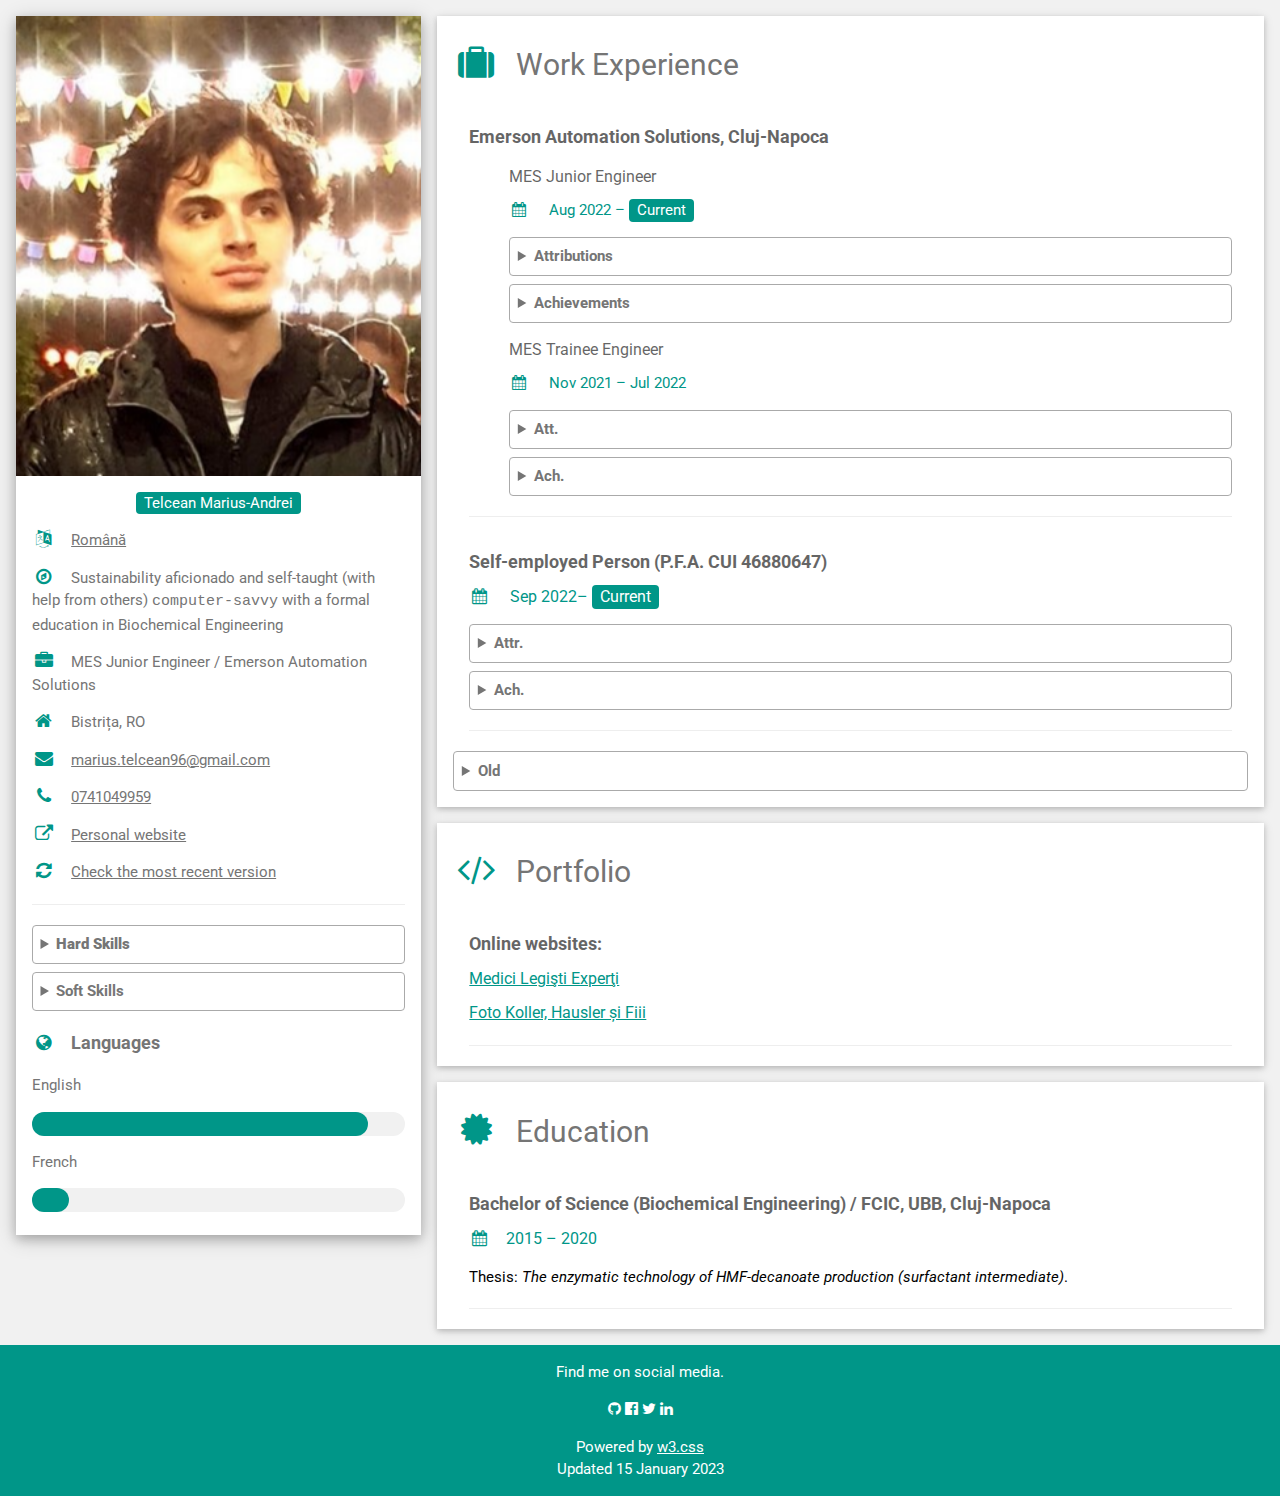
<file: index.html>
<!DOCTYPE html>
<html>
<head>
<title>Telcean Marius-Andrei | Curriculum Vitae</title>
<meta charset="UTF-8">
<meta name="viewport" content="width=device-width, initial-scale=1">
<meta name="google-site-verification" content="2m2rJ9aeGQ-BCMc2Kb091mjug8ob_BEZx-hUqYVUqOI" />
<link rel="stylesheet" href="style.css">
<link rel="stylesheet" href="https://www.w3schools.com/w3css/4/w3.css">
<link rel='stylesheet' href='https://fonts.googleapis.com/css?family=Roboto'>
<link rel="stylesheet" href="https://cdnjs.cloudflare.com/ajax/libs/font-awesome/4.7.0/css/font-awesome.min.css">
<link rel="apple-touch-icon" sizes="180x180" href="favicon_io/apple-touch-icon.png">
<link rel="icon" type="image/png" sizes="32x32" href="favicon_io/favicon-32x32.png">
<link rel="icon" type="image/png" sizes="16x16" href="favicon_io/favicon-16x16.png">
<link rel="manifest" href="/site.webmanifest">
<style>
  html,body,h1,h2,h3,h4,h5,h6 {font-family: "Roboto", sans-serif}
</style>
</head>
<body class="w3-light-grey">

<!-- Page Container -->
<div class="w3-content w3-margin-top" style="max-width:1400px;">

  <!-- The Grid -->
  <div class="w3-row-padding">
  
    <!-- Left Column -->
    <div class="w3-third">
    
      <div class="w3-white w3-text-grey w3-card-4">
        <div class="w3-display-container">
          <img src="image88.png" style="width:100%" alt="Avatar">
        </div>
        <div class="w3-container">
          <p style="text-align: center"><span class="w3-tag w3-teal w3-round">Telcean Marius-Andrei</span></p>
          <p><i class="fa fa-language fa-fw w3-margin-right w3-large w3-text-teal"></i><a target="_blank" href="cvRo.htm">Română</a></p>
          <p><i class="fa fa-compass fa-fw w3-margin-right w3-large w3-text-teal"></i>Sustainability aficionado and self-taught (with help from others) <span style="font-family:'Courier New', Courier, monospace">computer-savvy</span> with a formal education in Biochemical Engineering</p>
          <p><i class="fa fa-briefcase fa-fw w3-margin-right w3-large w3-text-teal"></i>MES Junior Engineer / Emerson Automation Solutions</p>
          <p><i class="fa fa-home fa-fw w3-margin-right w3-large w3-text-teal"></i>Bistrița, RO</p>
          <p><i class="fa fa-envelope fa-fw w3-margin-right w3-large w3-text-teal"></i><a href="mailto:marius.telcean96@gmail.com">marius.telcean96@gmail.com</a></p>
          <p><i class="fa fa-phone fa-fw w3-margin-right w3-large w3-text-teal"></i><a href="tel:+40741049959">0741049959</a></p>
          <p><i class="fa fa-external-link fa-fw w3-margin-right w3-large w3-text-teal"></i><a target="_blank" href="https://mariustelcean96.github.io/peopleGiveInspiration/">Personal website</a></p>
          <p><i class="fa fa-refresh fa-fw w3-margin-right w3-large w3-text-teal"></i><a target="_blank" title="When you read this from a PDF" href="https://mariustelcean96.github.io/CV/">Check the most recent version</a></p>
          <hr>
          <details>
            <summary><b>Hard Skills</b></summary>
              <details>
                <summary>Proficient</summary>
                Microsoft [Office 03, 07, 10, 13, 16, 365 (Word, Excel, Powerpoint), Onedrive, Teams, Sharepoint, Outlook], LibreOffice (Calc & Writer), 
                Dropbox, Mozilla Firefox & Thunderbird
              </details>
              <details>
                <summary>Intermediate</summary>
                HTML5, CSS3, GNU Linux Bash, SQL, Javascript ES6, Notepad++, 
                Visual Studio Code, Wordpress (Elementor), Git, Github
              </details>
              <details>
                <summary>Beginner</summary>
                  Energy2D, Mendeley, Microsoft Server Manager,
                  Networking, Wamp Server, Chrome/Mozilla Developer Tools, Mozilla Firefox Developer Edition, 
                  Inkscape, GIMP, cPanel
              </details>
          </details>
          <details>
            <summary>Soft Skills</summary>
            Dependability, Empathy, Willingness to learn, Problem solving, Critical thinking, Organization, Adaptability, Creativity
          </details>
          <p class="w3-large w3-text-theme"><b><i class="fa fa-globe fa-fw w3-margin-right w3-text-teal"></i>Languages</b></p>
            <p>English</p>
          <div class="w3-light-grey w3-round-xlarge">
            <div class="w3-round-xlarge w3-teal" style="height:24px;width:90%"></div>
          </div>
            <p>French</p>
          <div class="w3-light-grey w3-round-xlarge">
            <div class="w3-round-xlarge w3-teal" style="height:24px;width:10%"></div>
          </div>
          <br>
        </div>
      </div><br>

    <!-- End Left Column -->
    </div>

    <!-- Right Column -->
    <div class="w3-twothird">
    
      <div class="w3-container w3-card w3-white w3-margin-bottom">
        <h2 class="w3-text-grey w3-padding-16"><i class="fa fa-suitcase fa-fw w3-margin-right w3-xxlarge w3-text-teal"></i>Work Experience</h2>
        <div class="w3-container">
          <h5 class="w3-opacity"><b>Emerson Automation Solutions, Cluj-Napoca</b></h5>
          <ul style="list-style-type: none;">
            <li>
              <h6 class="w3-opacity">MES Junior Engineer</h6><i class="fa fa-calendar fa-fw w3-text-teal w3-margin-right"></i>
              <span class="w3-text-teal">Aug 2022 – </span><span class="w3-tag w3-teal w3-round">Current</span>
            </li>
            <p>
              <details>
                <summary>Attributions</summary>
                <i class="fa fa-check-square w3-text-teal"></i> Study of networking concepts
              </details>
              <details>
                <summary>Achievements</summary>
                <i class="fa fa-check-square w3-text-teal"></i> Experience exchange with the 
                Computer and Networking Infrastructure department
              </details>
            </p>
          </ul>
          <ul style="list-style-type: none;">
            <li><h6 class="w3-opacity">MES Trainee Engineer</h6><i class="fa fa-calendar fa-fw w3-text-teal w3-margin-right"></i>
              <span class="w3-text-teal">Nov 2021 – Jul 2022</span></li>
            <p>
              <details>
                <summary>Att.</summary>
                <i class="fa fa-check-square w3-text-teal"></i> Familiarise myself with the Syncade Suite and Recipe Authoring<br>
                <i class="fa fa-check-square w3-text-teal"></i> Offer support to the 2022 MES Engineering Bootcamp students<br>
              </details>
              <details>
                <summary>Ach.</summary>
                <i class="fa fa-check-square w3-text-teal"></i> Solve a workshop and attend 2 Syncade Trainings<br>
                <i class="fa fa-check-square w3-text-teal"></i> Track the working hours of my colleagues<br>
                <i class="fa fa-check-square w3-text-teal"></i> Give feedback during workshops<br>
              </details>
            </p>
          </ul>
          <hr>
        </div>
        <div class="w3-container">
          <h5 class="w3-opacity"><b>Self-employed Person (P.F.A. CUI 46880647)</b></h5>
          <h6 class="w3-text-teal"><i class="fa fa-calendar fa-fw w3-margin-right"></i>
            Sep 2022– <span class="w3-tag w3-teal w3-round">Current</span></h6>
          <p>
          <details>
            <summary>Attr.</summary>
            <i class="fa fa-check-square w3-text-teal"></i> Custom software development activities 
            (client-oriented software)<br>
            <i class="fa fa-check-square w3-text-teal"></i> Other information technology activities<br>
            <i class="fa fa-check-square w3-text-teal"></i> Information technology consultancy activities
          </details>
          <details>
            <summary>Ach.</summary>
            <i class="fa fa-check-square w3-text-teal"></i> Promote 
            <a target="_blank" href="https://www.medicilegistiexperti.ro/">medicilegistiexperti.ro</a>
          </details>
          </p>
          <hr>
        </div>
        <details class="w3-margin-bottom">
          <summary>Old</summary>
          <div class="w3-container">
            <h5 class="w3-opacity"><b>Medical Recorder in a COVID-19 Vaccination Center / DASM, Cluj-Napoca</b></h5>
            <h6 class="w3-text-teal"><i class="fa fa-calendar fa-fw w3-margin-right"></i>Mar – Nov 2021</h6>
            <p>
            <details>
            <summary>Attr.</summary>
            <i class="fa fa-check-square w3-text-teal"></i> Inquiries appointments<br>
            <i class="fa fa-check-square w3-text-teal"></i> Calls patients to verify if they will show up to receive their vaccine as scheduled<br>
            <i class="fa fa-check-square w3-text-teal"></i> Generates and prints vaccination receipts and hands them out together with the IDs<br>
            <i class="fa fa-check-square w3-text-teal"></i> Responsible for HelpDesk<br>
            </details>
            <details>
              <summary>Ach.</summary>
              <i class="fa fa-check-square w3-text-teal"></i> Withstand stressful situations caused by Internet downtime and people waiting to get
              their vacc. receipts<br>
              <i class="fa fa-check-square w3-text-teal"></i> Help sensitive people get over their fear of vaccines <br>
              <i class="fa fa-check-square w3-text-teal"></i> Raise an alarm when sens. people were about to faint and help them get up when
              they faint
            </details>
            </p>
            <hr>
          </div>
          <div class="w3-container">
            <h5 class="w3-opacity"><b>Assistant Editor (AE)/ MDPI, Florești</b></h5>
            <h6 class="w3-text-teal"><i class="fa fa-calendar fa-fw w3-margin-right"></i>Aug – Oct 2020</h6>
            <p>
            <details>
              <summary>Attr.</summary>
              <i class="fa fa-check-square w3-text-teal"></i> Pre-layout for manuscripts (articles, reviews etc.)<br>
            <i class="fa fa-check-square w3-text-teal"></i> Find proper peer-reviewers, Academic Editors, send invitations and set reminders<br>
            <i class="fa fa-check-square w3-text-teal"></i> Verify peer-reviews and ask Academic Editor for a decision -> reject or accept the manuscript<br>
            <i class="fa fa-check-square w3-text-teal"></i> Test English editing, do double and triple checks before publishing<br>
            <i class="fa fa-check-square w3-text-teal"></i> Confirm lots of miscellaneous
            </details>
            <details>
              <summary>Ach.</summary>
              <i class="fa fa-check-square w3-text-teal"></i> Improve the way AEs find peer-reviewers: a browser extension used on ResearchGATE (RG). 
              Performing a multi-word search on RG gives a matching score. If the score is high enough, the researcher might be suited
              to review the paper. I shared this method with at least 2 colleagues.<br>
            </details>
          </p>
            <hr>
          </div>
          <div class="w3-container">
            <h5 class="w3-opacity"><b>Tablet operator with 2020 locals, 2019 (presidentials election and European Parliament) / AEP & STS</b></h5>
            <h6 class="w3-text-teal"><i class="fa fa-calendar fa-fw w3-margin-right"></i> May 2019 – Dec 2020</h6>
            <p>
              <details>
                <summary>Attr.</summary>
                <i class="fa fa-check-square w3-text-teal"></i> Checks if a person has the right to vote<br>
              <i class="fa fa-check-square w3-text-teal"></i> Prevents attempts of multiple voting<br>
              <i class="fa fa-check-square w3-text-teal"></i> Centralizes the data and makes a report for the Central Election Bureau<br>
              <i class="fa fa-check-square w3-text-teal"></i> Verify accuracy of data uploaded in the electronic voting system
              </details>
              <details>
                <summary>Ach.</summary>
                <i class="fa fa-check-square w3-text-teal"></i> Give feedback on multiple occasions<br>
              </details>
            </p>
            <hr>
          </div>
          <div class="w3-container">
            <h5 class="w3-opacity"><b>Volunteer / Tășuleasa Social, Piatra Fântânele</b></h5>
            <h6 class="w3-text-teal"><i class="fa fa-calendar fa-fw w3-margin-right"></i>Jun 2015 – Jun 2020</h6>
            <p>
              <details>
                <summary>Ach.</summary>
                <i class="fa fa-check-square w3-text-teal"></i> afforestation activities (ex: Pădurea Transilvania (Transilvania Forest)<br>
              <i class="fa fa-check-square w3-text-teal"></i> Christmas Truck (distributing german kids-made presents to romanian kids)<br>
              <i class="fa fa-check-square w3-text-teal"></i> "A good day, the day of Young Volunteers" (distribute seedlings that the Young Volunteers had to plant)<br>
              <i class="fa fa-check-square w3-text-teal"></i> via Maria Thereza (I helped organising the event)<br>
              <i class="fa fa-check-square w3-text-teal"></i> via Transilvanica (inspired by Camino de Santiago; I helped with marking the route in Bistrița-Năsăud county)<br>
              <i class="fa fa-check-square w3-text-teal"></i> household/administrative activities in the Tășuleasa Social campus
              </details>
            </p><br>
          </div>
        </details>
      </div>

      <div class="w3-container w3-card w3-white w3-margin-bottom">
        <h2 class="w3-text-grey w3-padding-16"><i class="fa fa-code fa-fw w3-margin-right w3-xxlarge w3-text-teal"></i>Portfolio</h2>
        <div class="w3-container">
          <h5 class="w3-opacity"><b>Online websites:</b></h5>
          <h6 class="w3-text-teal"><a target="_blank" href="https://www.medicilegistiexperti.ro/">Medici Legişti Experţi</a></h6>
          <h6 class="w3-text-teal"><a target="_blank" href="https://mariustelcean96.github.io/fotokoller/">Foto Koller, Hausler și Fiii</a></h6>
          <hr>
        </div>
      </div>

      <div class="w3-container w3-card w3-white">
        <h2 class="w3-text-grey w3-padding-16"><i class="fa fa-certificate fa-fw w3-margin-right w3-xxlarge w3-text-teal"></i>Education</h2>
        <div class="w3-container">
          <h5 class="w3-opacity"><b>Bachelor of Science (Biochemical Engineering) / FCIC, UBB, Cluj-Napoca</b></h5>
          <h6 class="w3-text-teal"><i class="fa fa-calendar fa-fw w3-margin-right"></i>2015 – 2020</h6>
          <p>Thesis: <i>The enzymatic technology of HMF-decanoate production (surfactant intermediate)</i>.</p>
          <hr>
        </div>
      </div>

    <!-- End Right Column -->
    </div>
    
  <!-- End Grid -->
  </div>
  
  <!-- End Page Container -->
</div>

<footer class="w3-container w3-teal w3-center w3-margin-top">
  <p>Find me on social media.</p>
  <a target="_blank" href="https://www.github.com/mariustelcean96"><i class="fa fa-github w3-hover-opacity"></i></a>
  <a target="_blank" href="https://www.facebook.com/marius.telcean.96"><i class="fa fa-facebook-official w3-hover-opacity"></i></a>
  <a target="_blank" href="https://twitter.com/marius_telcean"><i class="fa fa-twitter w3-hover-opacity"></i></a>
  <a target="_blank" href="https://www.linkedin.com/in/marius-telcean-6a2454138/"><i class="fa fa-linkedin w3-hover-opacity"></i></a>
  <p>Powered by <a href="https://www.w3schools.com/w3css/default.asp" target="_blank">w3.css</a> <br>Updated 15 January 2023</p>
</footer>

</body>
</html>
</file>
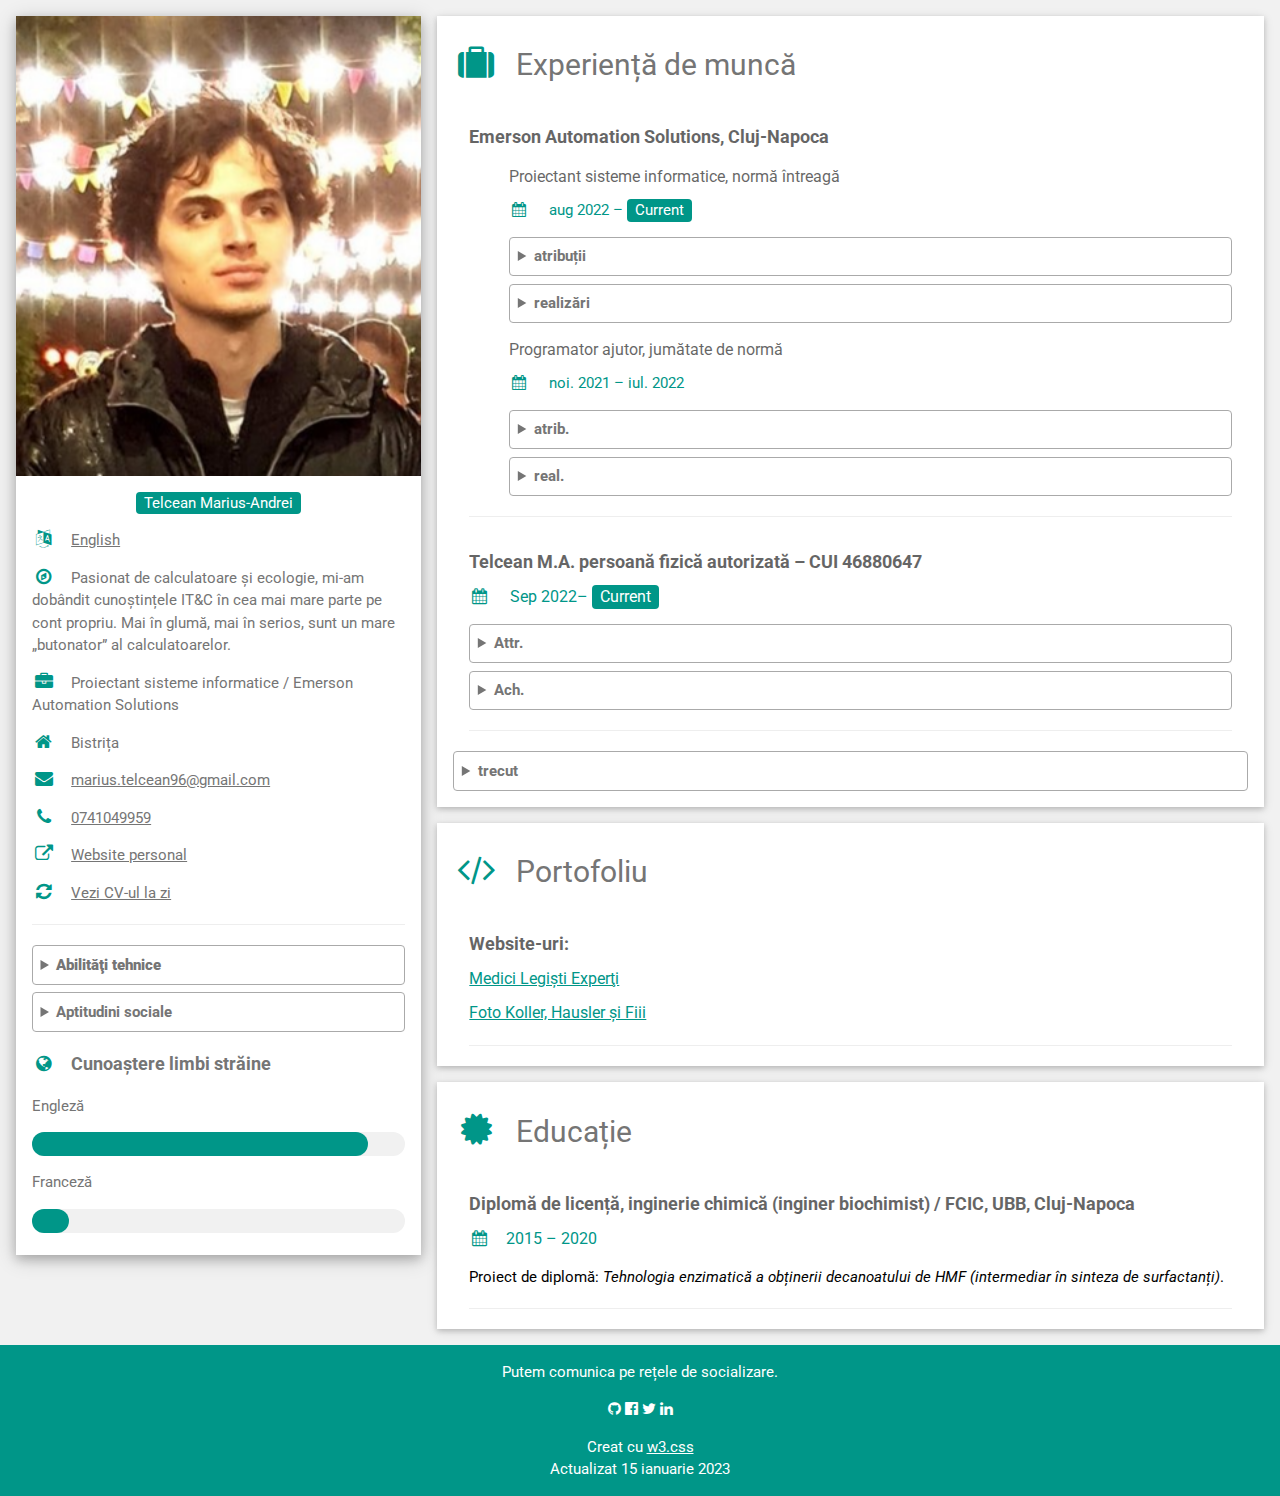
<file: cvRo.htm>
<!DOCTYPE html>
<html lang="ro-RO">
<head>
<title>Telcean Marius-Andrei | Istoricul vieții</title>
<meta charset="UTF-8">
<meta name="viewport" content="width=device-width, initial-scale=1">
<meta name="google-site-verification" content="2m2rJ9aeGQ-BCMc2Kb091mjug8ob_BEZx-hUqYVUqOI" />
<link rel="stylesheet" href="style.css">
<link rel="stylesheet" href="https://www.w3schools.com/w3css/4/w3.css">
<link rel='stylesheet' href='https://fonts.googleapis.com/css?family=Roboto'>
<link rel="stylesheet" href="https://cdnjs.cloudflare.com/ajax/libs/font-awesome/4.7.0/css/font-awesome.min.css">
<link rel="apple-touch-icon" sizes="180x180" href="favicon_io/apple-touch-icon.png">
<link rel="icon" type="image/png" sizes="32x32" href="favicon_io/favicon-32x32.png">
<link rel="icon" type="image/png" sizes="16x16" href="favicon_io/favicon-16x16.png">
<link rel="manifest" href="/site.webmanifest">
<style>
html,body,h1,h2,h3,h4,h5,h6 {font-family: "Roboto", sans-serif}
</style>
</head>
<body class="w3-light-grey">

<!-- Page Container -->
<div class="w3-content w3-margin-top" style="max-width:1400px;">

  <!-- The Grid -->
  <div class="w3-row-padding">
  
    <!-- Left Column -->
    <div class="w3-third">
    
      <div class="w3-white w3-text-grey w3-card-4">
        <div class="w3-display-container">
          <img src="image88.png" style="width:100%" alt="Avatar">
        </div>
        <div class="w3-container">
          <p style="text-align: center"><span class="w3-tag w3-teal w3-round">Telcean Marius-Andrei</span></p>
          <p><i class="fa fa-language fa-fw w3-margin-right w3-large w3-text-teal"></i><a target="_blank" href="index.html">English</a></p>
          <p><i class="fa fa-compass fa-fw w3-margin-right w3-large w3-text-teal"></i>Pasionat de calculatoare şi ecologie, mi-am dobândit
            cunoștințele IT&C în cea mai mare parte pe cont propriu. Mai în glumă, mai în serios, sunt un mare „butonator” al calculatoarelor.</p>
          <p><i class="fa fa-briefcase fa-fw w3-margin-right w3-large w3-text-teal"></i>Proiectant sisteme informatice / Emerson Automation Solutions</p>
          <p><i class="fa fa-home fa-fw w3-margin-right w3-large w3-text-teal"></i>Bistrița</p>
          <p><i class="fa fa-envelope fa-fw w3-margin-right w3-large w3-text-teal"></i><a href="mailto:marius.telcean96@gmail.com">marius.telcean96@gmail.com</a></p>
          <p><i class="fa fa-phone fa-fw w3-margin-right w3-large w3-text-teal"></i><a href="tel:+40741049959">0741049959</a></p>
          <p><i class="fa fa-external-link fa-fw w3-margin-right w3-large w3-text-teal"></i><a target="_blank" href="https://mariustelcean96.github.io/peopleGiveInspiration/">Website personal</a></p>
          <p><i class="fa fa-refresh fa-fw w3-margin-right w3-large w3-text-teal"></i><a target="_blank" title="Valabil dacă citești asta dintr-un PDF" href="https://mariustelcean96.github.io/CV/cvRo.htm">Vezi CV-ul la zi</a></p>
          <hr>

          <details>
            <summary><b>Abilităţi tehnice</b></summary>
              <details>
                <summary>avansat</summary>
                Microsoft [Office 03, 07, 10, 13, 16, 365 (Word, Excel, Powerpoint), Onedrive, Teams, Sharepoint, Outlook], LibreOffice (Calc & Writer), 
                Dropbox, Mozilla Firefox & Thunderbird
              </details>
              <details>
                <summary>intermediar</summary>
                HTML5, CSS3, GNU Linux Bash, SQL, Javascript ES6, Notepad++, 
                Visual Studio Code, Wordpress (Elementor), Git, Github
              </details>
              <details>
                <summary>începător</summary>
                  Energy2D, Mendeley, Microsoft Server Manager,
                  Networking, Wamp Server, Chrome/Mozilla Developer Tools, Mozilla Firefox Developer Edition, 
                  Inkscape, GIMP, cPanel
              </details>
          </details>
          <details>
            <summary>Aptitudini sociale</summary>
            Loial, empatic, doritor de a învăța, găsire soluții, gândire critică, organizare eficientă, adaptabilitate, creativitate
          </details>
          <p class="w3-large w3-text-theme"><b><i class="fa fa-globe fa-fw w3-margin-right w3-text-teal"></i>Cunoaștere limbi străine</b></p>
            <p>Engleză</p>
          <div class="w3-light-grey w3-round-xlarge">
            <div class="w3-round-xlarge w3-teal" style="height:24px;width:90%"></div>
          </div>
            <p>Franceză</p>
          <div class="w3-light-grey w3-round-xlarge">
            <div class="w3-round-xlarge w3-teal" style="height:24px;width:10%"></div>
          </div>  
          <br>
        </div>
      </div><br>

    <!-- End Left Column -->
    </div>

    <!-- Right Column -->
    <div class="w3-twothird">
      <div class="w3-container w3-card w3-white w3-margin-bottom">
        <h2 class="w3-text-grey w3-padding-16"><i class="fa fa-suitcase fa-fw w3-margin-right w3-xxlarge w3-text-teal"></i>Experiență de muncă</h2>
        <div class="w3-container">
          <h5 class="w3-opacity"><b>Emerson Automation Solutions, Cluj-Napoca</b></h5>
          <ul style="list-style-type: none;">
            <li>
              <h6 class="w3-opacity">Proiectant sisteme informatice, normă întreagă</h6>
              <i class="fa fa-calendar fa-fw w3-text-teal w3-margin-right"></i>
              <span class="w3-text-teal">aug 2022 – </span><span class="w3-tag w3-teal w3-round">Current</span></li>
              <p>
                <details>
                  <summary>atribuții</summary>
                  <i class="fa fa-check-square w3-text-teal"></i> studiu noţiuni de reţelistică
                </details>
                <details>
                  <summary>realizări</summary>
                  <i class="fa fa-check-square w3-text-teal"></i> schimb de experiență cu departamentul de 
                  Infrastructură a calculatoarelor şi reţelelor
                </details>
              </p>
          </ul>
          <ul style="list-style-type: none;">
            <li><h6 class="w3-opacity">Programator ajutor, jumătate de normă</h6>
              <i class="fa fa-calendar fa-fw w3-text-teal w3-margin-right"></i>
              <span class="w3-text-teal">noi. 2021 – iul. 2022</li>
            <p>
              <details>
                <summary>atrib.</summary>
                <i class="fa fa-check-square w3-text-teal"></i> familiarizare cu sistemul de automatizare Syncade<br>
                <i class="fa fa-check-square w3-text-teal"></i> discuţii cu studenţii din Tabăra de Inginerie MES 2022 pe tema rezolvării
                sarcinilor de lucru<br>
              </details>
              <details>
                <summary>real.</summary>
                <i class="fa fa-check-square w3-text-teal"></i> îndeplinire exerciții de simulare (creare rețete de fabricație), și participare la 2
                instructaje Syncade<br>
                <i class="fa fa-check-square w3-text-teal"></i> ținerea evidenței orelor lucrate pt. colegii mei ucenici cu scopul de 
                a evita posibilele întârzieri cu plata salariilor<br>
                <i class="fa fa-check-square w3-text-teal"></i> am oferit soluţii în situaţiile în care studenţii aveau nevoie de explicaţii 
                suplimentare<br>
              </details>
            </p>
          </ul>
          <hr>
        </div>
        <div class="w3-container">
          <h5 class="w3-opacity"><b>Telcean M.A. persoană fizică autorizată – CUI 46880647</b></h5>
          <h6 class="w3-text-teal"><i class="fa fa-calendar fa-fw w3-margin-right"></i>
            Sep 2022– <span class="w3-tag w3-teal w3-round">Current</span></h6>
          <p>
          <details>
          <summary>Attr.</summary>
            <i class="fa fa-check-square w3-text-teal"></i> activități de realizare a soft-ului la comandă (software orientat client)<br>
            <i class="fa fa-check-square w3-text-teal"></i> alte activităţi de servicii privind tehnologia informaţiei<br>
            <i class="fa fa-check-square w3-text-teal"></i> activităţi de consultanţă în tehnologia informaţiei
          </details>
          <details>
            <summary>Ach.</summary>
            <i class="fa fa-check-square w3-text-teal"></i> promovare site 
            <a target="_blank" href="https://www.medicilegistiexperti.ro/">medicilegistiexperti.ro</a>
          </details>
          </p>
          <hr>
        </div>
        <details class="w3-margin-bottom">
          <summary>trecut</summary>
          <div class="w3-container">
            <h5 class="w3-opacity"><b>Registrator medical într-un centru COVID-19 / DASM Cluj-Napoca</b></h5>
            <h6 class="w3-text-teal"><i class="fa fa-calendar fa-fw w3-margin-right"></i>mar. – noi. 2021</h6>
            <p>
            <details>
              <summary>atrib.</summary>
              <i class="fa fa-check-square w3-text-teal"></i> verificare programări<br>
              <i class="fa fa-check-square w3-text-teal"></i> comunicare verbală/scrisă pentru a verifica programarea la vaccin<br>
              <i class="fa fa-check-square w3-text-teal"></i> tipărire adeverințe și certificate verzi și predare către pers<br>
              <i class="fa fa-check-square w3-text-teal"></i> responsabil de HelpDesk
            </details>
            <details>
              <summary>real.</summary>
              <i class="fa fa-check-square w3-text-teal"></i> depășirea cu succes a situațiilor stresante cauzate de disfuncționalitatea 
              Internetului, la care se adaugă dorința pacienților de a primi dovada vaccinării<br>
              <i class="fa fa-check-square w3-text-teal"></i> discuții scurte de încurajare cu pacienții temători de vaccin <br>
              <i class="fa fa-check-square w3-text-teal"></i> alertarea rapidă a doctorilor în cazul unui leșin cauzat de emoții și ajutarea
              celor care au leșinat 
            </details>
          </p>
            <hr>
          </div>
          <div class="w3-container">
            <h5 class="w3-opacity"><b>Asistent de editor / MDPI</b></h5>
            <h6 class="w3-text-teal"><i class="fa fa-calendar fa-fw w3-margin-right"></i>aug. – oct. 2020</h6>
            <p>
            <details>
              <summary>atrib.</summary>
              <i class="fa fa-check-square w3-text-teal"></i> procesează manuscrise<br>
              <i class="fa fa-check-square w3-text-teal"></i> caută cuvinte cheie în manuscrise și găsește, pe baza lor, recenzenți potriviți<br>
              <i class="fa fa-check-square w3-text-teal"></i> menține legătura cu: autori, recenzori, tutori și colegi de la alte departamente<br>
              <i class="fa fa-check-square w3-text-teal"></i> verifică munca realizată de alți colegi pentru a se asigura de calitatea muncii<br>
              <i class="fa fa-check-square w3-text-teal"></i> răspundere pentru multe mărunțișuri
            </details>
            <details>
              <summary>real.</summary>
              <i class="fa fa-check-square w3-text-teal"></i> eficientizarea modului prin care sunt găsiți recenzenții (am utilizat o extensie a 
              navigatorului pt. a căuta frecvența cuvintelor cheie în profilul ResearchGATE al omului de știință)<br>
              <i class="fa fa-check-square w3-text-teal"></i> împărtășirea metodei cu alți colegi
              
            </details>
          </p>
            <hr>
          </div>
          <div class="w3-container">
            <h5 class="w3-opacity"><b>Operator tabletă: alegeri locale 2020, prezidențiale și europarlamentare 2019 / AEP & STS</b></h5>
            <h6 class="w3-text-teal"><i class="fa fa-calendar fa-fw w3-margin-right"></i> mai 2019 – dec. 2020</h6>
            <p>
              <details>
                <summary>atrib.</summary>
                <i class="fa fa-check-square w3-text-teal"></i> verifică dreptul de vot al celor care se prezintă în secția de votare<br>
                <i class="fa fa-check-square w3-text-teal"></i> previne votul multiplu/ilegal avertizând persoanele că nu își pot exercita dreptul de vot<br>
                <i class="fa fa-check-square w3-text-teal"></i> centralizează datele și întocmește rapoarte pe care le trimite Biroului Electoral Central<br>
                <i class="fa fa-check-square w3-text-teal"></i> se asigură de corectitudinea datelor introduse în sistemul electronic de vot, semnalând potențialele erori
              </details>
              <details>
                <summary>real.</summary>
                <i class="fa fa-check-square w3-text-teal"></i> oferire feedback cu mai multe ocazii<br>
              </details>
            </p>
            <hr>
          </div>
          <div class="w3-container">
            <h5 class="w3-opacity"><b>Voluntar / Tășuleasa Social</b></h5>
            <h6 class="w3-text-teal"><i class="fa fa-calendar fa-fw w3-margin-right"></i>iun. 2015 – iun. 2020</h6>
            <p>
              <details>
                <summary>real.</summary>
                <i class="fa fa-check-square w3-text-teal"></i> acțiuni de împădurire (de ex. Pădurea Transilvania)<br>
                <i class="fa fa-check-square w3-text-teal"></i> camionul de Crăciun (distribuirea cadourilor făcute de copii germani)<br>
                <i class="fa fa-check-square w3-text-teal"></i> ziua bună, ziua voluntarilor mici (distribuire de puieți copiilor care au primit cadouri, cu scopul plantării lor)<br>
                <i class="fa fa-check-square w3-text-teal"></i> via Maria Thereza (organizare)<br>
                <i class="fa fa-check-square w3-text-teal"></i> via Transilvanica (inspirat de Camino de Santiago; am ajutat la marcarea traseului turistic din județul BN)<br>
                <i class="fa fa-check-square w3-text-teal"></i> activități gospodărești/administrative în campusul Tășuleasa Social, în timpul acțiunilor organizate de asociație
              </details>
            </p>
          </div>
        </details>
      </div>

      <div class="w3-container w3-card w3-white w3-margin-bottom">
        <h2 class="w3-text-grey w3-padding-16"><i class="fa fa-code fa-fw w3-margin-right w3-xxlarge w3-text-teal"></i>Portofoliu</h2>
        <div class="w3-container">
          <h5 class="w3-opacity"><b>Website-uri:</b></h5>
          <h6 class="w3-text-teal"><a target="_blank" href="https://www.medicilegistiexperti.ro/">Medici Legişti Experţi</a></h6>
          <h6 class="w3-text-teal"><a target="_blank" href="https://mariustelcean96.github.io/fotokoller/">Foto Koller, Hausler și Fiii</a></h6>
          <hr>
        </div>
      </div>

      <div class="w3-container w3-card w3-white">
        <h2 class="w3-text-grey w3-padding-16"><i class="fa fa-certificate fa-fw w3-margin-right w3-xxlarge w3-text-teal"></i>Educație</h2>
        <div class="w3-container">
          <h5 class="w3-opacity"><b>Diplomă de licență, inginerie chimică (inginer biochimist) / FCIC, UBB, Cluj-Napoca</b></h5>
          <h6 class="w3-text-teal"><i class="fa fa-calendar fa-fw w3-margin-right"></i>2015 – 2020</h6>
          <p>Proiect de diplomă: <i>Tehnologia enzimatică a obținerii decanoatului de HMF (intermediar în sinteza de surfactanți)</i>.</p>
          <hr>
        </div>
      </div>

    <!-- End Right Column -->
    </div>
    
  <!-- End Grid -->
  </div>
  
  <!-- End Page Container -->
</div>

<footer class="w3-container w3-teal w3-center w3-margin-top">
  <p>Putem comunica pe rețele de socializare.</p>
  <a target="_blank" href="https://www.github.com/mariustelcean96"><i class="fa fa-github w3-hover-opacity"></i></a>
  <a target="_blank" href="https://www.facebook.com/marius.telcean.96"><i class="fa fa-facebook-official w3-hover-opacity"></i></a>
  <a target="_blank" href="https://twitter.com/marius_telcean"><i class="fa fa-twitter w3-hover-opacity"></i></a>
  <a target="_blank" href="https://www.linkedin.com/in/marius-telcean-6a2454138/"><i class="fa fa-linkedin w3-hover-opacity"></i></a>
  <p>Creat cu <a href="https://www.w3schools.com/w3css/default.asp" target="_blank">w3.css</a> <br>Actualizat 15 ianuarie 2023</p>
</footer>

</body>
</html>
</file>
<file: style.css>
details {
    border: 1px solid #aaa;
    border-radius: 4px;
    padding: .5em .5em 0;
    margin-bottom: .5em;
}
summary {
  font-weight: bold;
  color: #757575;
  margin: -.5em -.5em 0;
  padding: .5em;
}
details[open] {
    padding: .5em;
}

details[open] summary {
    border-bottom: 1px solid #aaa;
    margin-bottom: .5em;
}
</file>
